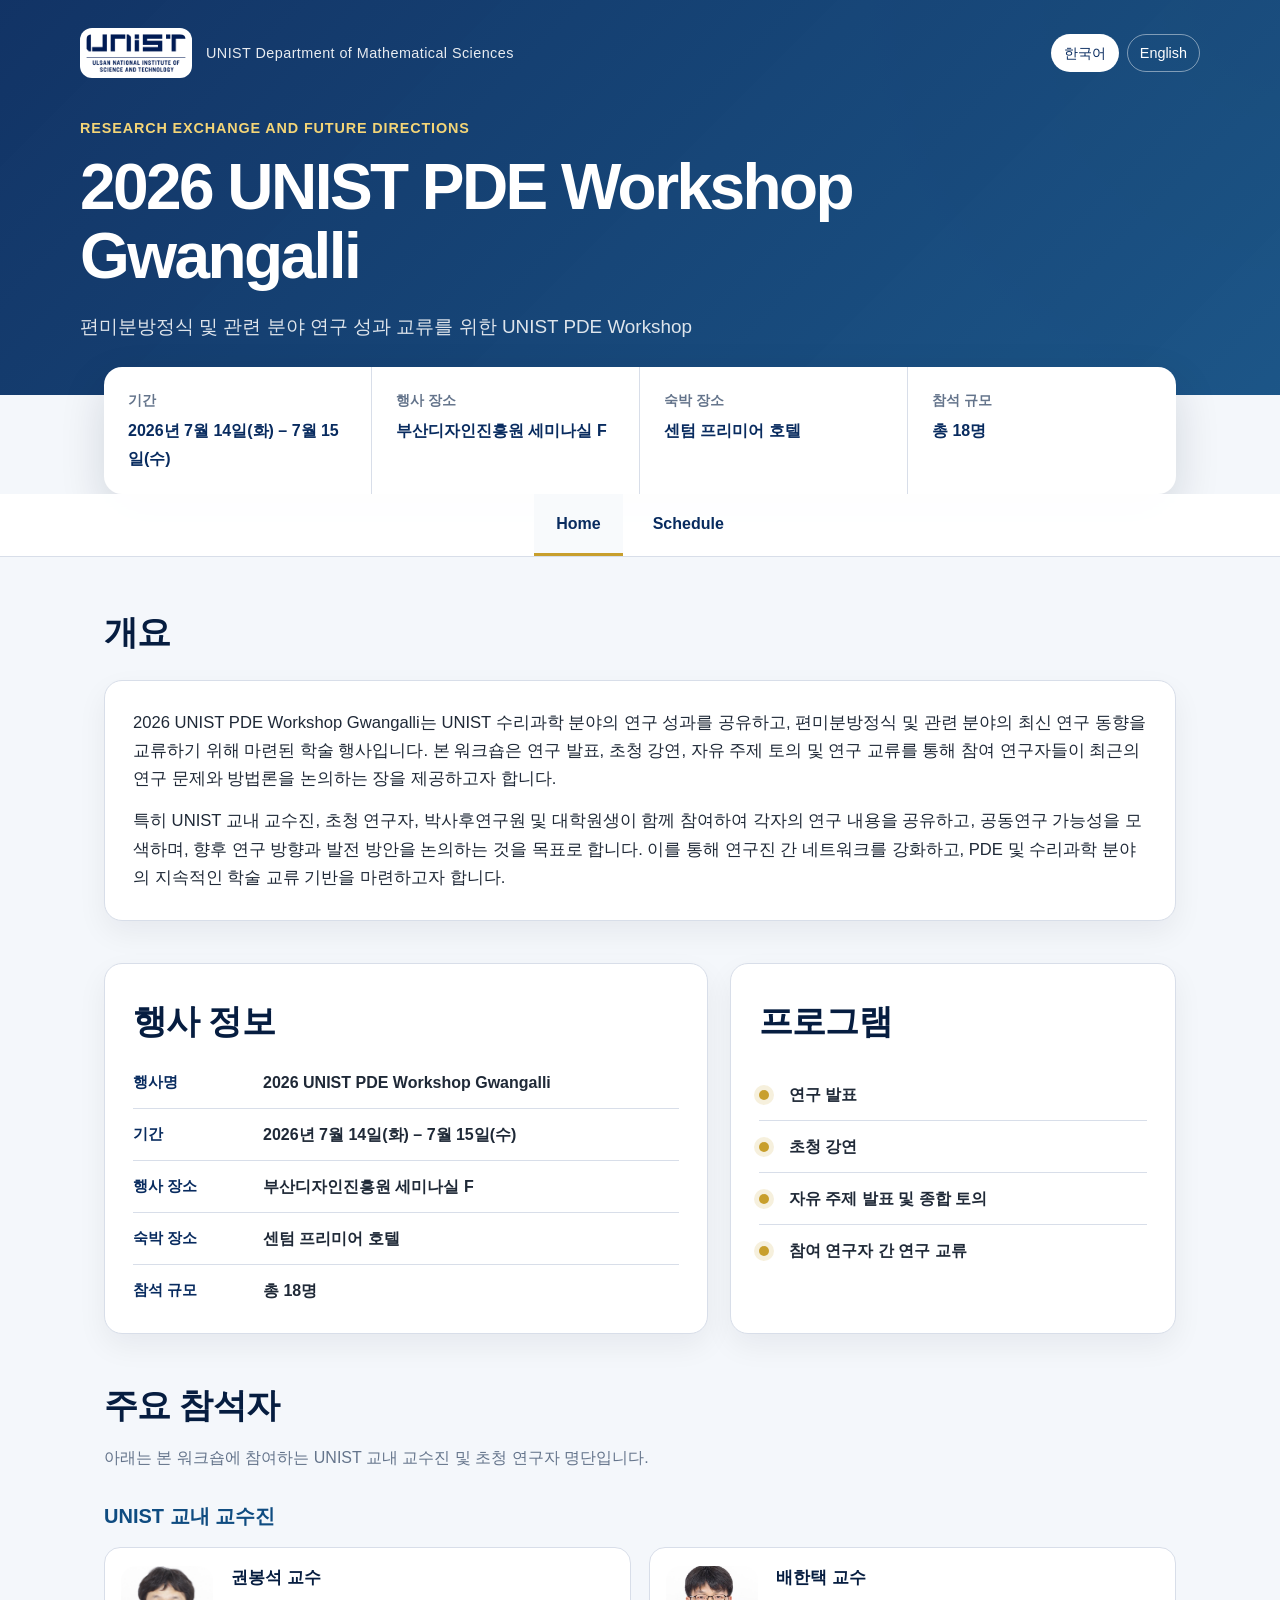
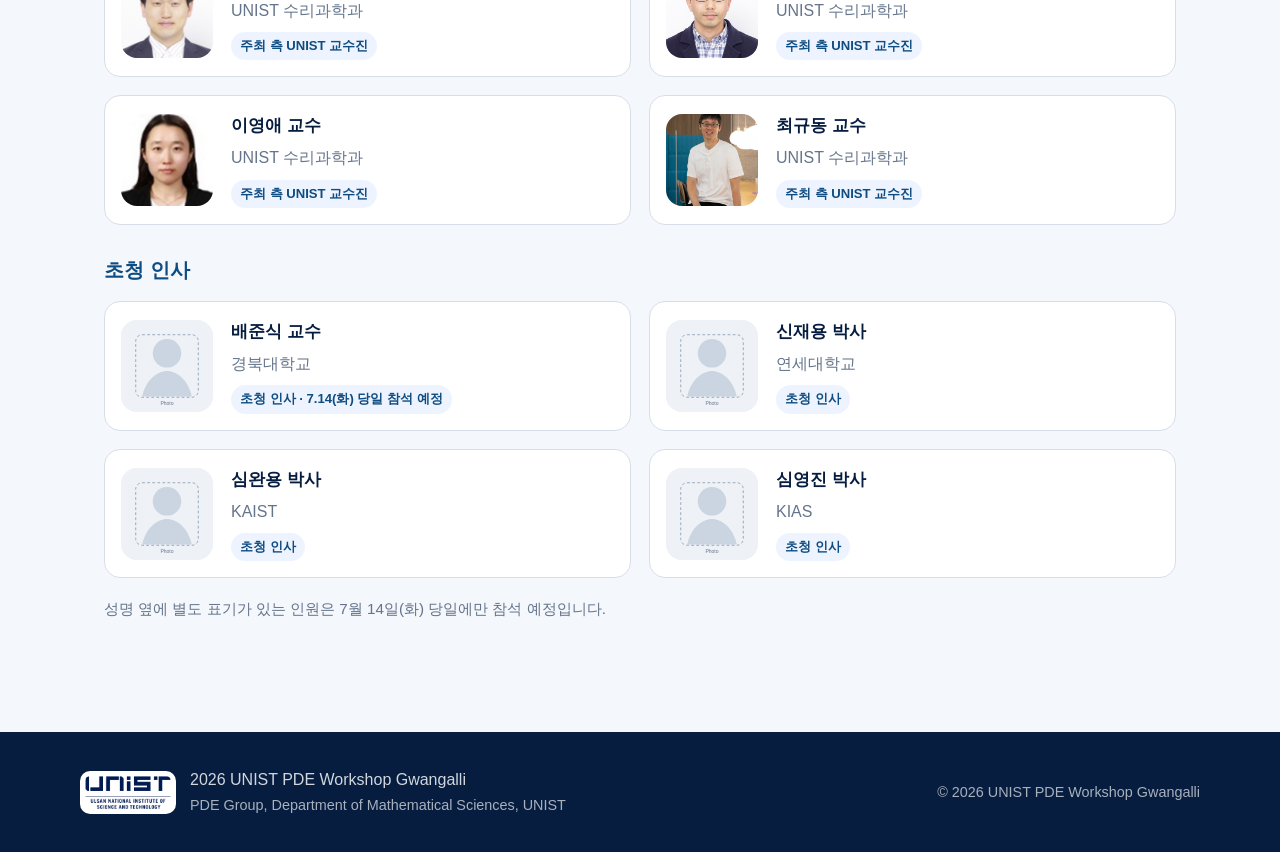
<file: index.html>
<!DOCTYPE html>
<html lang="ko">
<head>
  <meta charset="UTF-8">
  <meta name="viewport" content="width=device-width, initial-scale=1.0">
  <title>2026 UNIST PDE Workshop Gwangalli</title>
  <link rel="stylesheet" href="assets/css/style.css">
</head>
<body>
<header class="site-header">
  <div class="header-inner">
    <div class="top-line">
      <div class="logo-box">
        <img src="assets/img/UI-watermark-logo-type.png" alt="UNIST logo placeholder">
        <div class="logo-caption">UNIST Department of Mathematical Sciences</div>
      </div>
      <div class="lang-switch" aria-label="Language selection">
        <a class="active" href="index.html">한국어</a>
        <a href="en/index.html">English</a>
      </div>
    </div>
    <div class="hero">
      <p class="eyebrow">Research Exchange and Future Directions</p>
      <h1>2026 UNIST PDE Workshop Gwangalli</h1>
      <p class="subtitle">편미분방정식 및 관련 분야 연구 성과 교류를 위한 UNIST PDE Workshop</p>
    </div>
  </div>
</header>

<section class="info-strip" aria-label="Workshop overview">
  <div class="info-grid">
    <div class="info-item">
      <p class="info-label">기간</p>
      <p class="info-value">2026년 7월 14일(화) – 7월 15일(수)</p>
    </div>
    <div class="info-item">
      <p class="info-label">행사 장소</p>
      <p class="info-value">부산디자인진흥원 세미나실 F</p>
    </div>
    <div class="info-item">
      <p class="info-label">숙박 장소</p>
      <p class="info-value">센텀 프리미어 호텔</p>
    </div>
    <div class="info-item">
      <p class="info-label">참석 규모</p>
      <p class="info-value">총 18명</p>
    </div>
  </div>
</section>

<nav class="site-nav" aria-label="Main navigation">
  <div class="nav-inner">
    <a class="active" href="index.html">Home</a>
    <a href="schedule.html">Schedule</a>
  </div>
</nav>

<main>
  <section class="section">
    <h2>개요</h2>
    <div class="card">
      <p class="abstract-text">
        2026 UNIST PDE Workshop Gwangalli는 UNIST 수리과학 분야의 연구 성과를 공유하고,
        편미분방정식 및 관련 분야의 최신 연구 동향을 교류하기 위해 마련된 학술 행사입니다.
        본 워크숍은 연구 발표, 초청 강연, 자유 주제 토의 및 연구 교류를 통해 참여 연구자들이
        최근의 연구 문제와 방법론을 논의하는 장을 제공하고자 합니다.
      </p>
      <p class="abstract-text">
        특히 UNIST 교내 교수진, 초청 연구자, 박사후연구원 및 대학원생이 함께 참여하여
        각자의 연구 내용을 공유하고, 공동연구 가능성을 모색하며, 향후 연구 방향과 발전 방안을
        논의하는 것을 목표로 합니다. 이를 통해 연구진 간 네트워크를 강화하고,
        PDE 및 수리과학 분야의 지속적인 학술 교류 기반을 마련하고자 합니다.
      </p>
    </div>
  </section>

  <section class="section two-column-section" aria-label="Event information and program">
    <article class="card">
      <h2>행사 정보</h2>
      <dl class="detail-list">
        <div>
          <dt>행사명</dt>
          <dd>2026 UNIST PDE Workshop Gwangalli</dd>
        </div>
        <div>
          <dt>기간</dt>
          <dd>2026년 7월 14일(화) – 7월 15일(수)</dd>
        </div>
        <div>
          <dt>행사 장소</dt>
          <dd>부산디자인진흥원 세미나실 F</dd>
        </div>
        <div>
          <dt>숙박 장소</dt>
          <dd>센텀 프리미어 호텔</dd>
        </div>
        <div>
          <dt>참석 규모</dt>
          <dd>총 18명</dd>
        </div>
      </dl>
    </article>

    <article class="card">
      <h2>프로그램</h2>
      <ul class="program-list">
        <li>연구 발표</li>
        <li>초청 강연</li>
        <li>자유 주제 발표 및 종합 토의</li>
        <li>참여 연구자 간 연구 교류</li>
      </ul>
    </article>
  </section>

  <section class="section">
    <h2>주요 참석자</h2>
    <p class="section-title-note">아래는 본 워크숍에 참여하는 UNIST 교내 교수진 및 초청 연구자 명단입니다.</p>

    <div class="participant-group">
      <h3>UNIST 교내 교수진</h3>
      <div class="people-grid">
        <article class="person-card">
          <img src="assets/img/kwonbongsuk-placeholder.png" alt="권봉석 교수 photo placeholder">
          <div>
            <p class="person-name">권봉석 교수</p>
            <p class="person-affiliation">UNIST 수리과학과</p>
            <p class="person-role">주최 측 UNIST 교수진</p>
          </div>
        </article>
        <article class="person-card">
          <img src="assets/img/baehantaek-placeholder.png" alt="배한택 교수 photo placeholder">
          <div>
            <p class="person-name">배한택 교수</p>
            <p class="person-affiliation">UNIST 수리과학과</p>
            <p class="person-role">주최 측 UNIST 교수진</p>
          </div>
        </article>
        <article class="person-card">
          <img src="assets/img/youngaelee-placeholder.png" alt="이영애 교수 photo placeholder">
          <div>
            <p class="person-name">이영애 교수</p>
            <p class="person-affiliation">UNIST 수리과학과</p>
            <p class="person-role">주최 측 UNIST 교수진</p>
          </div>
        </article>
        <article class="person-card">
          <img src="assets/img/choikyudong-placeholder.png" alt="최규동 교수 photo placeholder">
          <div>
            <p class="person-name">최규동 교수</p>
            <p class="person-affiliation">UNIST 수리과학과</p>
            <p class="person-role">주최 측 UNIST 교수진</p>
          </div>
        </article>
      </div>
    </div>

    <div class="participant-group">
      <h3>초청 인사</h3>
      <div class="people-grid">
        <article class="person-card">
          <img src="assets/img/person-placeholder.svg" alt="배준식 교수 photo placeholder">
          <div>
            <p class="person-name">배준식 교수</p>
            <p class="person-affiliation">경북대학교</p>
            <p class="person-role">초청 인사 · 7.14(화) 당일 참석 예정</p>
          </div>
        </article>
        <article class="person-card">
          <img src="assets/img/person-placeholder.svg" alt="신재용 박사 photo placeholder">
          <div>
            <p class="person-name">신재용 박사</p>
            <p class="person-affiliation">연세대학교</p>
            <p class="person-role">초청 인사</p>
          </div>
        </article>
        <article class="person-card">
          <img src="assets/img/person-placeholder.svg" alt="심완용 박사 photo placeholder">
          <div>
            <p class="person-name">심완용 박사</p>
            <p class="person-affiliation">KAIST</p>
            <p class="person-role">초청 인사</p>
          </div>
        </article>
        <article class="person-card">
          <img src="assets/img/person-placeholder.svg" alt="심영진 박사 photo placeholder">
          <div>
            <p class="person-name">심영진 박사</p>
            <p class="person-affiliation">KIAS</p>
            <p class="person-role">초청 인사</p>
          </div>
        </article>
      </div>
      <p class="note">성명 옆에 별도 표기가 있는 인원은 7월 14일(화) 당일에만 참석 예정입니다.</p>
    </div>
  </section>
</main>

<footer class="site-footer">
  <div class="footer-inner">
    <div class="footer-logo">
      <img src="assets/img/UI-watermark-logo-type.png" alt="UNIST logo placeholder">
      <div>
        <p>2026 UNIST PDE Workshop Gwangalli</p>
        <p class="small">PDE Group, Department of Mathematical Sciences, UNIST</p>
      </div>
    </div>
    <p class="small">© 2026 UNIST PDE Workshop Gwangalli</p>
  </div>
</footer>
</body>
</html>
</file>
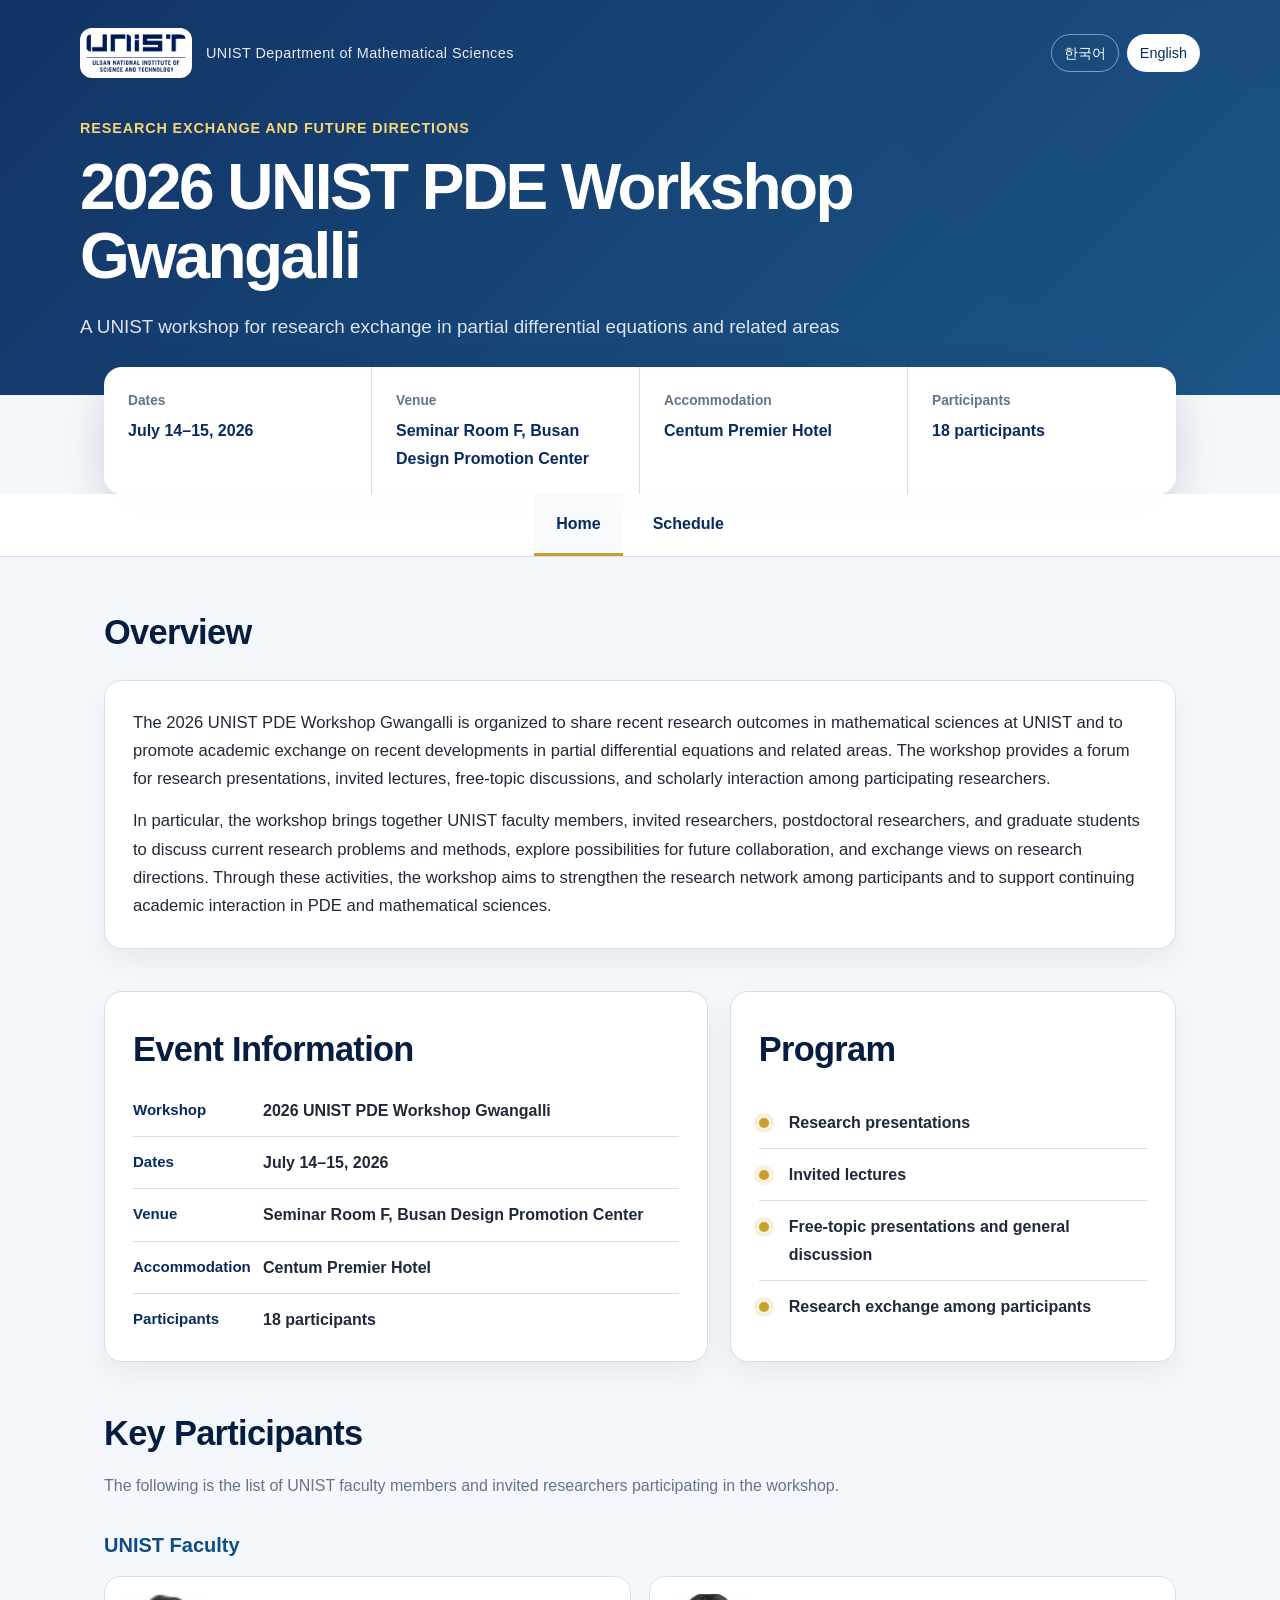
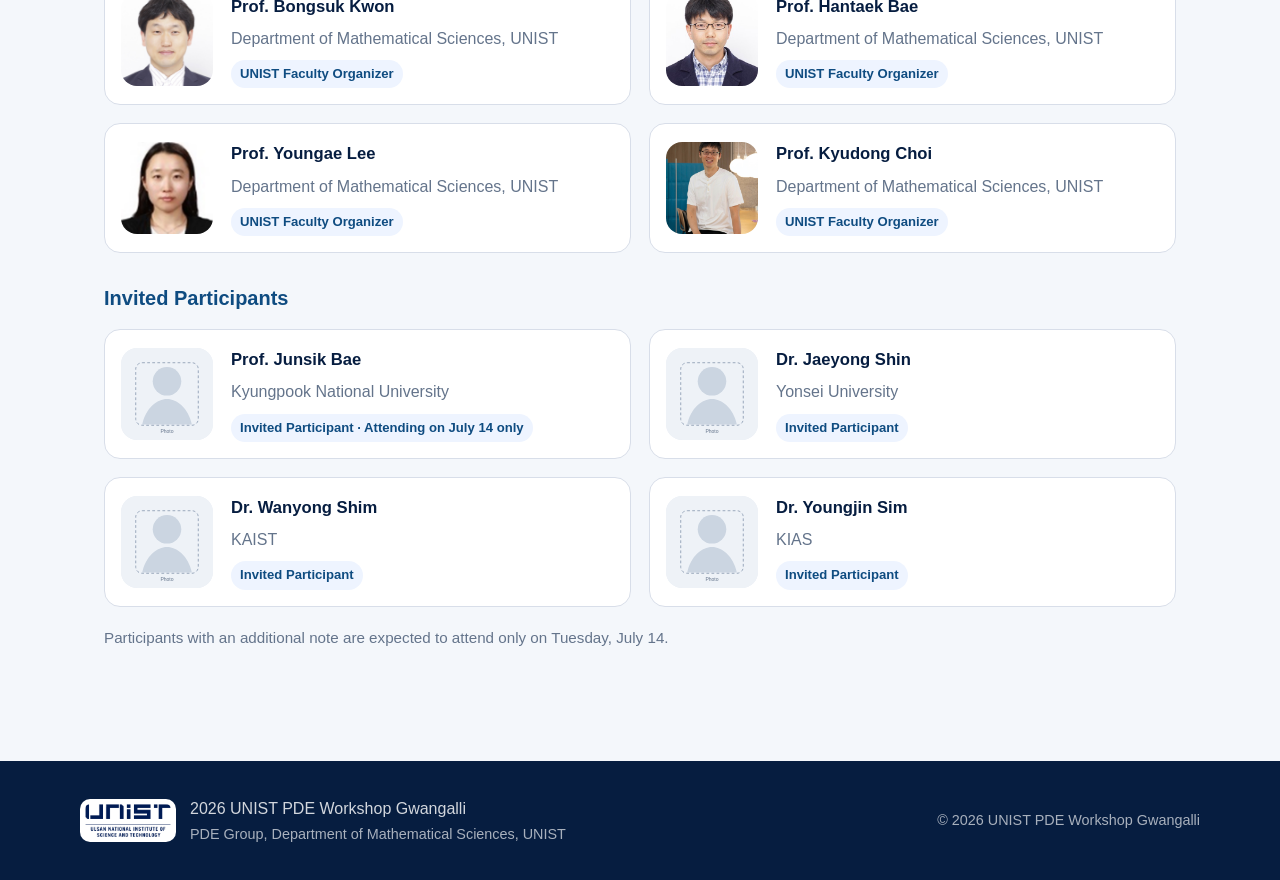
<file: en/index.html>
<!DOCTYPE html>
<html lang="en">
<head>
  <meta charset="UTF-8">
  <meta name="viewport" content="width=device-width, initial-scale=1.0">
  <title>2026 UNIST PDE Workshop Gwangalli</title>
  <link rel="stylesheet" href="../assets/css/style.css">
</head>
<body>
<header class="site-header">
  <div class="header-inner">
    <div class="top-line">
      <div class="logo-box">
        <img src="../assets/img/UI-watermark-logo-type.png" alt="UNIST logo placeholder">
        <div class="logo-caption">UNIST Department of Mathematical Sciences</div>
      </div>
      <div class="lang-switch" aria-label="Language selection">
        <a href="../index.html">한국어</a>
        <a class="active" href="index.html">English</a>
      </div>
    </div>
    <div class="hero">
      <p class="eyebrow">Research Exchange and Future Directions</p>
      <h1>2026 UNIST PDE Workshop Gwangalli</h1>
      <p class="subtitle">A UNIST workshop for research exchange in partial differential equations and related areas</p>
    </div>
  </div>
</header>

<section class="info-strip" aria-label="Workshop overview">
  <div class="info-grid">
    <div class="info-item">
      <p class="info-label">Dates</p>
      <p class="info-value">July 14–15, 2026</p>
    </div>
    <div class="info-item">
      <p class="info-label">Venue</p>
      <p class="info-value">Seminar Room F, Busan Design Promotion Center</p>
    </div>
    <div class="info-item">
      <p class="info-label">Accommodation</p>
      <p class="info-value">Centum Premier Hotel</p>
    </div>
    <div class="info-item">
      <p class="info-label">Participants</p>
      <p class="info-value">18 participants</p>
    </div>
  </div>
</section>

<nav class="site-nav" aria-label="Main navigation">
  <div class="nav-inner">
    <a class="active" href="index.html">Home</a>
    <a href="schedule.html">Schedule</a>
  </div>
</nav>

<main>
  <section class="section">
    <h2>Overview</h2>
    <div class="card">
      <p class="abstract-text">
        The 2026 UNIST PDE Workshop Gwangalli is organized to share recent research outcomes
        in mathematical sciences at UNIST and to promote academic exchange on recent developments
        in partial differential equations and related areas. The workshop provides a forum for
        research presentations, invited lectures, free-topic discussions, and scholarly interaction
        among participating researchers.
      </p>
      <p class="abstract-text">
        In particular, the workshop brings together UNIST faculty members, invited researchers,
        postdoctoral researchers, and graduate students to discuss current research problems and methods,
        explore possibilities for future collaboration, and exchange views on research directions.
        Through these activities, the workshop aims to strengthen the research network among participants
        and to support continuing academic interaction in PDE and mathematical sciences.
      </p>
    </div>
  </section>

  <section class="section two-column-section" aria-label="Event information and program">
    <article class="card">
      <h2>Event Information</h2>
      <dl class="detail-list">
        <div>
          <dt>Workshop</dt>
          <dd>2026 UNIST PDE Workshop Gwangalli</dd>
        </div>
        <div>
          <dt>Dates</dt>
          <dd>July 14–15, 2026</dd>
        </div>
        <div>
          <dt>Venue</dt>
          <dd>Seminar Room F, Busan Design Promotion Center</dd>
        </div>
        <div>
          <dt>Accommodation</dt>
          <dd>Centum Premier Hotel</dd>
        </div>
        <div>
          <dt>Participants</dt>
          <dd>18 participants</dd>
        </div>
      </dl>
    </article>

    <article class="card">
      <h2>Program</h2>
      <ul class="program-list">
        <li>Research presentations</li>
        <li>Invited lectures</li>
        <li>Free-topic presentations and general discussion</li>
        <li>Research exchange among participants</li>
      </ul>
    </article>
  </section>

  <section class="section">
    <h2>Key Participants</h2>
    <p class="section-title-note">The following is the list of UNIST faculty members and invited researchers participating in the workshop.</p>

    <div class="participant-group">
      <h3>UNIST Faculty</h3>
      <div class="people-grid">
        <article class="person-card">
          <img src="../assets/img/kwonbongsuk-placeholder.png" alt="Prof. Bongseok Kwon photo placeholder">
          <div>
            <p class="person-name">Prof. Bongsuk Kwon</p>
            <p class="person-affiliation">Department of Mathematical Sciences, UNIST</p>
            <p class="person-role">UNIST Faculty Organizer</p>
          </div>
        </article>
        <article class="person-card">
          <img src="../assets/img/baehantaek-placeholder.png" alt="Prof. Hantaek Bae photo placeholder">
          <div>
            <p class="person-name">Prof. Hantaek Bae</p>
            <p class="person-affiliation">Department of Mathematical Sciences, UNIST</p>
            <p class="person-role">UNIST Faculty Organizer</p>
          </div>
        </article>
        <article class="person-card">
          <img src="../assets/img/youngaelee-placeholder.png" alt="Prof. Youngae Lee photo placeholder">
          <div>
            <p class="person-name">Prof. Youngae Lee</p>
            <p class="person-affiliation">Department of Mathematical Sciences, UNIST</p>
            <p class="person-role">UNIST Faculty Organizer</p>
          </div>
        </article>
        <article class="person-card">
          <img src="../assets/img/choikyudong-placeholder.png" alt="Prof. Kyudong Choi photo placeholder">
          <div>
            <p class="person-name">Prof. Kyudong Choi</p>
            <p class="person-affiliation">Department of Mathematical Sciences, UNIST</p>
            <p class="person-role">UNIST Faculty Organizer</p>
          </div>
        </article>
      </div>
    </div>

    <div class="participant-group">
      <h3>Invited Participants</h3>
      <div class="people-grid">
        <article class="person-card">
          <img src="../assets/img/person-placeholder.svg" alt="Prof. Jun-Sik Bae photo placeholder">
          <div>
            <p class="person-name">Prof. Junsik Bae</p>
            <p class="person-affiliation">Kyungpook National University</p>
            <p class="person-role">Invited Participant · Attending on July 14 only</p>
          </div>
        </article>
        <article class="person-card">
          <img src="../assets/img/person-placeholder.svg" alt="Dr. Jaeyong Shin photo placeholder">
          <div>
            <p class="person-name">Dr. Jaeyong Shin</p>
            <p class="person-affiliation">Yonsei University</p>
            <p class="person-role">Invited Participant</p>
          </div>
        </article>
        <article class="person-card">
          <img src="../assets/img/person-placeholder.svg" alt="Dr. Wanyong Shim photo placeholder">
          <div>
            <p class="person-name">Dr. Wanyong Shim</p>
            <p class="person-affiliation">KAIST</p>
            <p class="person-role">Invited Participant</p>
          </div>
        </article>
        <article class="person-card">
          <img src="../assets/img/person-placeholder.svg" alt="Dr. Youngjin Sim photo placeholder">
          <div>
            <p class="person-name">Dr. Youngjin Sim</p>
            <p class="person-affiliation">KIAS</p>
            <p class="person-role">Invited Participant</p>
          </div>
        </article>
      </div>
      <p class="note">Participants with an additional note are expected to attend only on Tuesday, July 14.</p>
    </div>
  </section>
</main>

<footer class="site-footer">
  <div class="footer-inner">
    <div class="footer-logo">
      <img src="../assets/img/UI-watermark-logo-type.png" alt="UNIST logo placeholder">
      <div>
        <p>2026 UNIST PDE Workshop Gwangalli</p>
        <p class="small">PDE Group, Department of Mathematical Sciences, UNIST</p>
      </div>
    </div>
    <p class="small">© 2026 UNIST PDE Workshop Gwangalli</p>
  </div>
</footer>
</body>
</html>
</file>
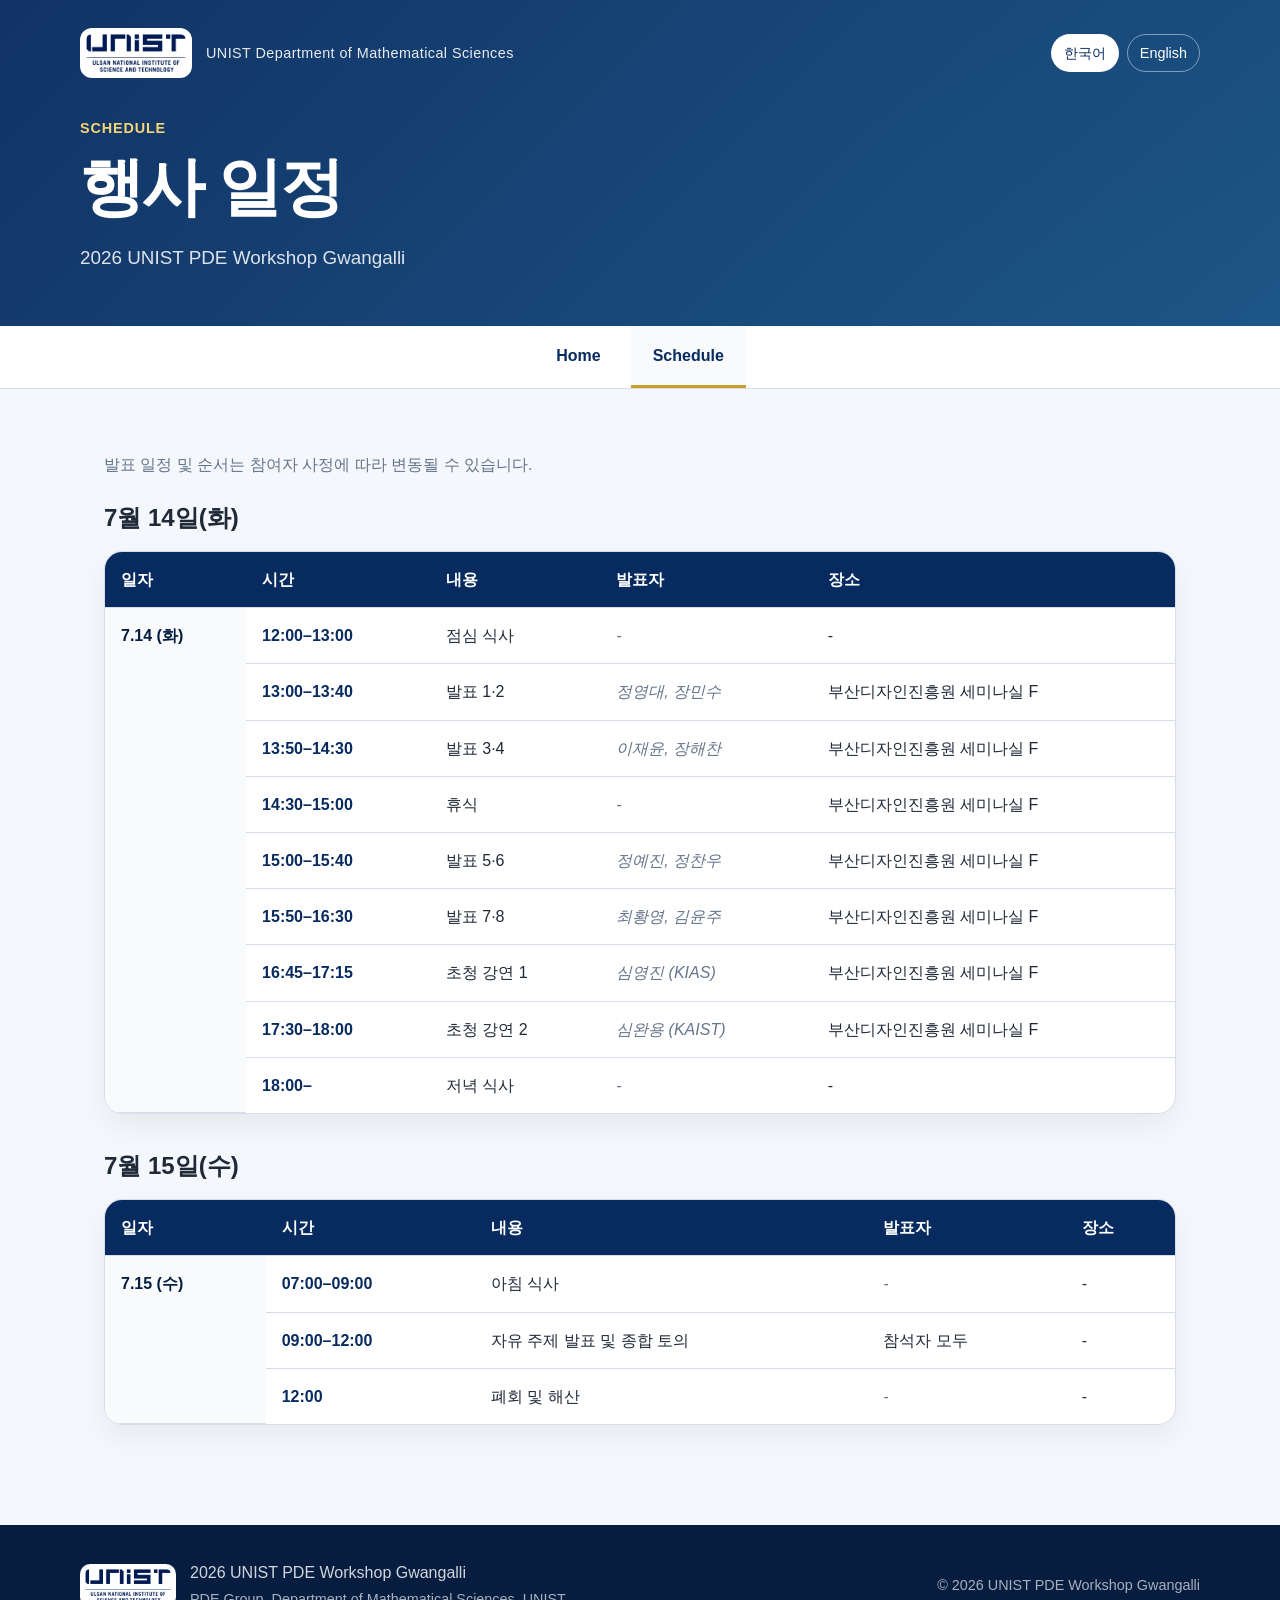
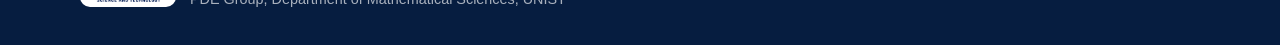
<file: schedule.html>
<!DOCTYPE html>
<html lang="ko">
<head><meta charset="UTF-8"><meta name="viewport" content="width=device-width, initial-scale=1.0"><title>Schedule | 2026 UNIST PDE Workshop Gwangalli</title><link rel="stylesheet" href="assets/css/style.css"></head>
<body>
<header class="site-header"><div class="header-inner"><div class="top-line"><div class="logo-box"><img src="assets/img/UI-watermark-logo-type.png" alt="UNIST logo placeholder"><div class="logo-caption">UNIST Department of Mathematical Sciences</div></div><div class="lang-switch" aria-label="Language selection"><a class="active" href="schedule.html">한국어</a><a href="en/schedule.html">English</a></div></div><div class="hero"><p class="eyebrow">Schedule</p><h1>행사 일정</h1><p class="subtitle">2026 UNIST PDE Workshop Gwangalli</p></div></div></header>
<nav class="site-nav" aria-label="Main navigation"><div class="nav-inner"><a href="index.html">Home</a><a class="active" href="schedule.html">Schedule</a></div></nav>
<main><p class="schedule-note">발표 일정 및 순서는 참여자 사정에 따라 변동될 수 있습니다.</p>
<section class="schedule-day"><h2>7월 14일(화)</h2><div class="table-wrap"><table class="schedule-table"><thead><tr><th>일자</th><th>시간</th><th>내용</th><th>발표자</th><th>장소</th></tr></thead><tbody><tr><td class="date" rowspan="9">7.14 (화)</td><td class="time">12:00–13:00</td><td>점심 식사</td><td class="placeholder-text">-</td><td>-</td></tr><tr><td class="time">13:00–13:40</td><td>발표 1·2</td><td class="placeholder-text">정영대, 장민수</td><td>부산디자인진흥원 세미나실 F</td></tr><tr><td class="time">13:50–14:30</td><td>발표 3·4</td><td class="placeholder-text">이재윤, 장해찬</td><td>부산디자인진흥원 세미나실 F</td></tr><tr><td class="time">14:30–15:00</td><td>휴식</td><td class="placeholder-text">-</td><td>부산디자인진흥원 세미나실 F</td></tr><tr><td class="time">15:00–15:40</td><td>발표 5·6</td><td class="placeholder-text">정예진, 정찬우</td><td>부산디자인진흥원 세미나실 F</td></tr><tr><td class="time">15:50–16:30</td><td>발표 7·8</td><td class="placeholder-text">최황영, 김윤주</td><td>부산디자인진흥원 세미나실 F</td></tr><tr><td class="time">16:45–17:15</td><td>초청 강연 1</td><td class="placeholder-text">심영진 (KIAS)</td><td>부산디자인진흥원 세미나실 F</td></tr><tr><td class="time">17:30–18:00</td><td>초청 강연 2</td><td class="placeholder-text">심완용 (KAIST)</td><td>부산디자인진흥원 세미나실 F</td></tr><tr><td class="time">18:00–</td><td>저녁 식사</td><td class="placeholder-text">-</td><td>-</td></tr></tbody></table></div></section>
<section class="schedule-day"><h2>7월 15일(수)</h2><div class="table-wrap"><table class="schedule-table"><thead><tr><th>일자</th><th>시간</th><th>내용</th><th>발표자</th><th>장소</th></tr></thead><tbody><tr><td class="date" rowspan="3">7.15 (수)</td><td class="time">07:00–09:00</td><td>아침 식사</td><td class="placeholder-text">-</td><td>-</td></tr><tr><td class="time">09:00–12:00</td><td>자유 주제 발표 및 종합 토의</td><td class="">참석자 모두</td><td>-</td></tr><tr><td class="time">12:00</td><td>폐회 및 해산</td><td class="placeholder-text">-</td><td>-</td></tr></tbody></table></div></section>
</main>
<footer class="site-footer"><div class="footer-inner"><div class="footer-logo"><img src="assets/img/UI-watermark-logo-type.png" alt="UNIST logo placeholder"><div><p>2026 UNIST PDE Workshop Gwangalli</p><p class="small">PDE Group, Department of Mathematical Sciences, UNIST</p></div></div><p class="small">© 2026 UNIST PDE Workshop Gwangalli</p></div></footer>
</body></html>
</file>
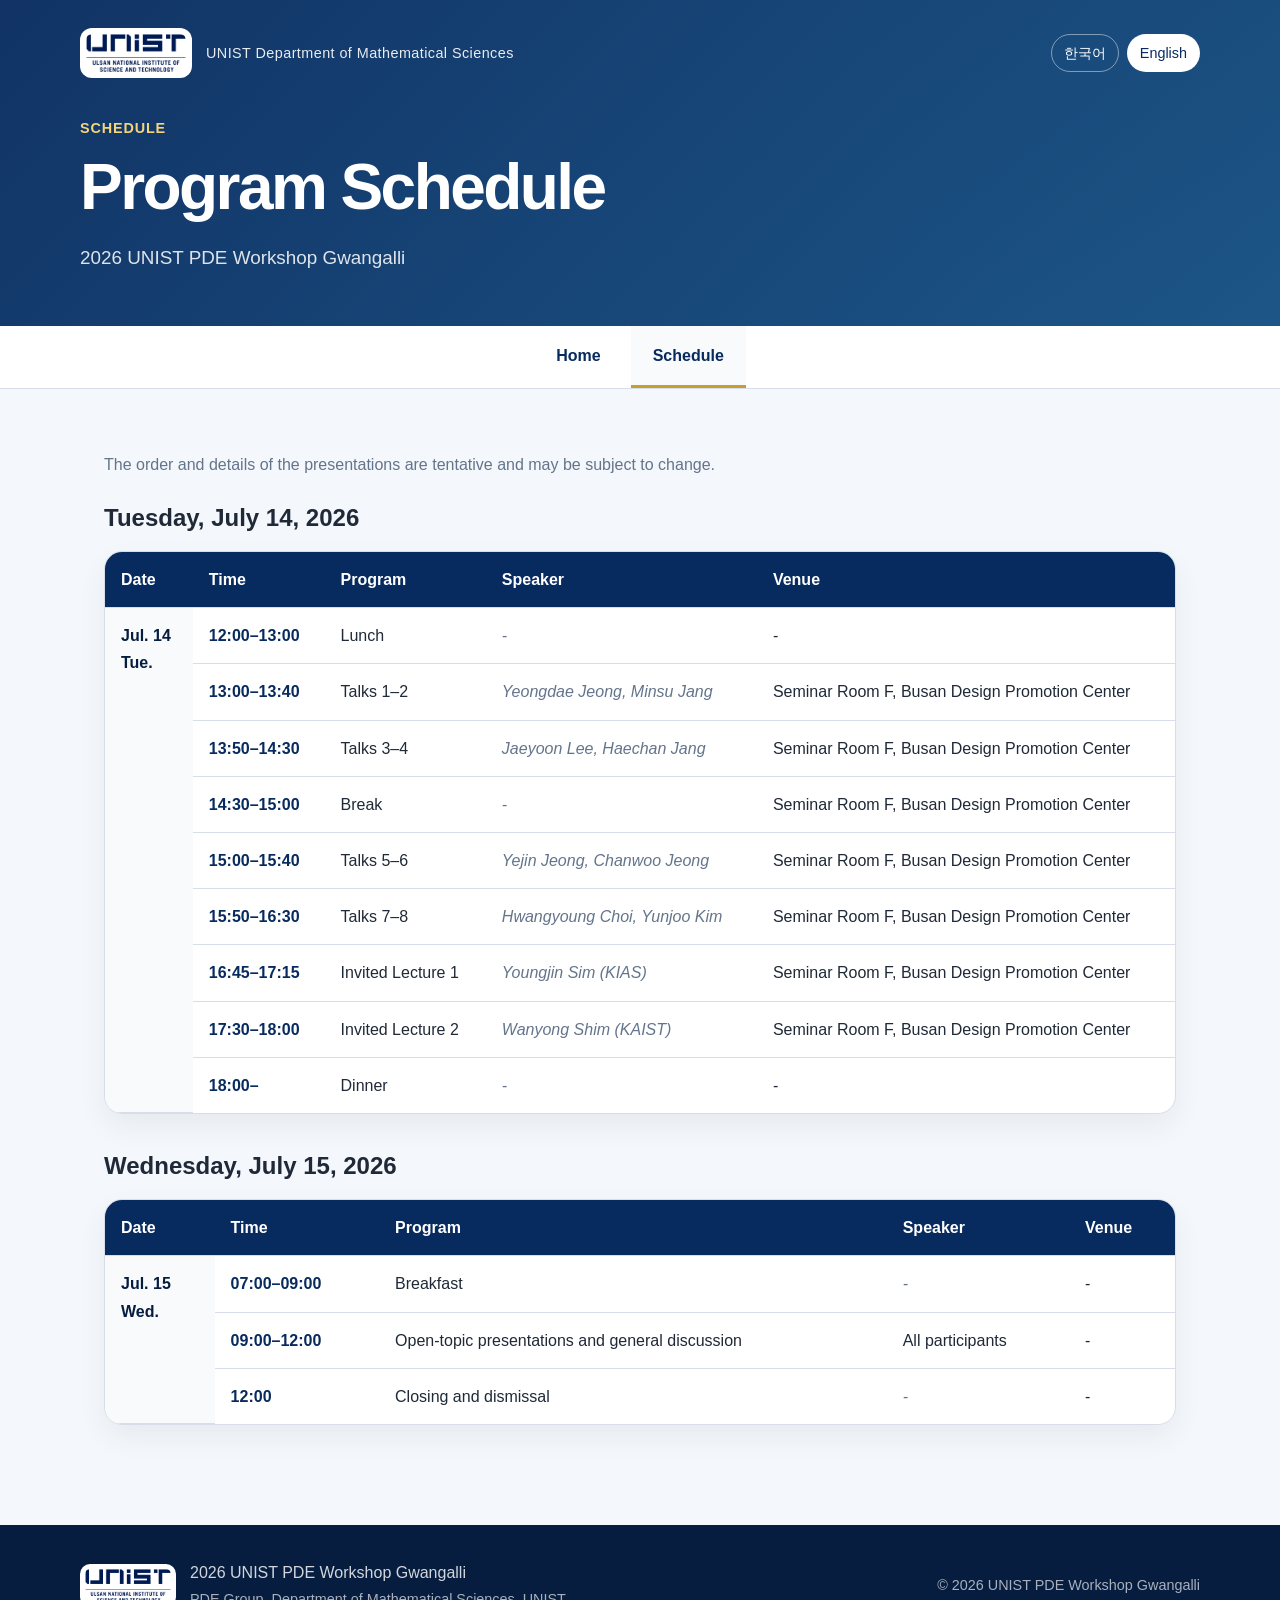
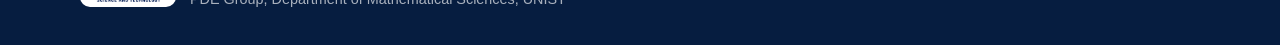
<file: en/schedule.html>
<!DOCTYPE html>
<html lang="en">
<head><meta charset="UTF-8"><meta name="viewport" content="width=device-width, initial-scale=1.0"><title>Schedule | 2026 UNIST PDE Workshop Gwangalli</title><link rel="stylesheet" href="../assets/css/style.css"></head>
<body>
<header class="site-header"><div class="header-inner"><div class="top-line"><div class="logo-box"><img src="../assets/img/UI-watermark-logo-type.png" alt="UNIST logo placeholder"><div class="logo-caption">UNIST Department of Mathematical Sciences</div></div><div class="lang-switch" aria-label="Language selection"><a href="../schedule.html">한국어</a><a class="active" href="schedule.html">English</a></div></div><div class="hero"><p class="eyebrow">Schedule</p><h1>Program Schedule</h1><p class="subtitle">2026 UNIST PDE Workshop Gwangalli</p></div></div></header>
<nav class="site-nav" aria-label="Main navigation"><div class="nav-inner"><a href="index.html">Home</a><a class="active" href="schedule.html">Schedule</a></div></nav>
<main><p class="schedule-note">The order and details of the presentations are tentative and may be subject to change.</p>
<section class="schedule-day"><h2>Tuesday, July 14, 2026</h2><div class="table-wrap"><table class="schedule-table"><thead><tr><th>Date</th><th>Time</th><th>Program</th><th>Speaker</th><th>Venue</th></tr></thead><tbody><tr><td class="date" rowspan="9">Jul. 14<br>Tue.</td><td class="time">12:00–13:00</td><td>Lunch</td><td class="placeholder-text">-</td><td>-</td></tr><tr><td class="time">13:00–13:40</td><td>Talks 1–2</td><td class="placeholder-text">Yeongdae Jeong, Minsu Jang</td><td>Seminar Room F, Busan Design Promotion Center</td></tr><tr><td class="time">13:50–14:30</td><td>Talks 3–4</td><td class="placeholder-text">Jaeyoon Lee, Haechan Jang</td><td>Seminar Room F, Busan Design Promotion Center</td></tr><tr><td class="time">14:30–15:00</td><td>Break</td><td class="placeholder-text">-</td><td>Seminar Room F, Busan Design Promotion Center</td></tr><tr><td class="time">15:00–15:40</td><td>Talks 5–6</td><td class="placeholder-text">Yejin Jeong, Chanwoo Jeong</td><td>Seminar Room F, Busan Design Promotion Center</td></tr><tr><td class="time">15:50–16:30</td><td>Talks 7–8</td><td class="placeholder-text">Hwangyoung Choi, Yunjoo Kim</td><td>Seminar Room F, Busan Design Promotion Center</td></tr><tr><td class="time">16:45–17:15</td><td>Invited Lecture 1</td><td class="placeholder-text">Youngjin Sim (KIAS)</td><td>Seminar Room F, Busan Design Promotion Center</td></tr><tr><td class="time">17:30–18:00</td><td>Invited Lecture 2</td><td class="placeholder-text">Wanyong Shim (KAIST)</td><td>Seminar Room F, Busan Design Promotion Center</td></tr><tr><td class="time">18:00–</td><td>Dinner</td><td class="placeholder-text">-</td><td>-</td></tr></tbody></table></div></section>
<section class="schedule-day"><h2>Wednesday, July 15, 2026</h2><div class="table-wrap"><table class="schedule-table"><thead><tr><th>Date</th><th>Time</th><th>Program</th><th>Speaker</th><th>Venue</th></tr></thead><tbody><tr><td class="date" rowspan="3">Jul. 15<br>Wed.</td><td class="time">07:00–09:00</td><td>Breakfast</td><td class="placeholder-text">-</td><td>-</td></tr><tr><td class="time">09:00–12:00</td><td>Open-topic presentations and general discussion</td><td class="">All participants</td><td>-</td></tr><tr><td class="time">12:00</td><td>Closing and dismissal</td><td class="placeholder-text">-</td><td>-</td></tr></tbody></table></div></section>
</main>
<footer class="site-footer"><div class="footer-inner"><div class="footer-logo"><img src="../assets/img/UI-watermark-logo-type.png" alt="UNIST logo placeholder"><div><p>2026 UNIST PDE Workshop Gwangalli</p><p class="small">PDE Group, Department of Mathematical Sciences, UNIST</p></div></div><p class="small">© 2026 UNIST PDE Workshop Gwangalli</p></div></footer>
</body></html>
</file>
<file: assets/css/style.css>
:root{--navy:#082b5f;--navy-dark:#061d40;--blue:#0f4c81;--gold:#c89f2d;--ink:#1f2937;--muted:#64748b;--line:#d8dee9;--bg:#f4f7fb;--card:#fff;--soft:#eef4ff}
*{box-sizing:border-box}html{scroll-behavior:smooth}body{margin:0;font-family:"Noto Sans KR","Apple SD Gothic Neo","Malgun Gothic","Segoe UI",Arial,sans-serif;color:var(--ink);background:var(--bg);line-height:1.7}a{color:inherit}
.site-header{background:linear-gradient(135deg,rgba(8,43,95,.96),rgba(15,76,129,.94)),radial-gradient(circle at top right,rgba(200,159,45,.28),transparent 32%);color:#fff;padding:28px 24px 52px}.header-inner{max-width:1120px;margin:0 auto}.top-line{display:flex;align-items:center;justify-content:space-between;gap:18px;margin-bottom:38px}.logo-box{display:flex;align-items:center;gap:14px}.logo-box img{width:112px;height:auto;background:#fff;border-radius:12px;padding:6px}.logo-caption{font-size:.9rem;letter-spacing:.03em;opacity:.9}.lang-switch{display:flex;gap:8px;flex-wrap:wrap}.lang-switch a{border:1px solid rgba(255,255,255,.45);border-radius:999px;padding:6px 12px;text-decoration:none;font-size:.9rem}.lang-switch a.active,.lang-switch a:hover{background:#fff;color:var(--navy)}
.hero{max-width:860px}.eyebrow{margin:0 0 12px;color:#f4d577;font-weight:700;letter-spacing:.06em;text-transform:uppercase;font-size:.9rem}.hero h1{margin:0;font-size:clamp(2.2rem,5vw,4.6rem);line-height:1.08;letter-spacing:-.04em}.hero .subtitle{margin:20px 0 0;font-size:1.18rem;color:rgba(255,255,255,.86)}
.info-strip{max-width:1120px;margin:-28px auto 0;padding:0 24px}.info-grid{display:grid;grid-template-columns:repeat(4,minmax(0,1fr));background:var(--card);border-radius:18px;box-shadow:0 18px 45px rgba(15,23,42,.14);overflow:hidden}.info-item{padding:22px 24px;border-right:1px solid var(--line)}.info-item:last-child{border-right:0}.info-label{margin:0 0 5px;color:var(--muted);font-size:.86rem;font-weight:700}.info-value{margin:0;font-weight:700;color:var(--navy)}
.site-nav{position:sticky;top:0;z-index:20;background:rgba(255,255,255,.96);border-bottom:1px solid var(--line);backdrop-filter:blur(8px)}.nav-inner{max-width:1120px;margin:0 auto;padding:0 24px;display:flex;justify-content:center;gap:8px}.nav-inner a{display:block;padding:16px 22px;text-decoration:none;font-weight:800;color:var(--navy);border-bottom:3px solid transparent}.nav-inner a.active,.nav-inner a:hover{border-bottom-color:var(--gold);background:#f8fafc}
main{max-width:1120px;margin:0 auto;padding:46px 24px 68px}.section{margin-bottom:42px}.section h2{margin:0 0 18px;color:var(--navy-dark);font-size:clamp(1.6rem,3vw,2.15rem);letter-spacing:-.02em}.section-title-note{color:var(--muted);margin-top:-8px;margin-bottom:22px}.card{background:var(--card);border:1px solid var(--line);border-radius:18px;padding:28px;box-shadow:0 12px 30px rgba(15,23,42,.06)}.abstract-text{font-size:1.04rem;margin:0}.abstract-text+.abstract-text{margin-top:14px}

.two-column-section{display:grid;grid-template-columns:1.15fr .85fr;gap:22px;align-items:stretch}.two-column-section .card{height:100%}.detail-list{margin:0}.detail-list div{display:grid;grid-template-columns:116px 1fr;gap:14px;padding:12px 0;border-bottom:1px solid var(--line)}.detail-list div:first-child{padding-top:0}.detail-list div:last-child{border-bottom:0;padding-bottom:0}.detail-list dt{font-weight:900;color:var(--navy);font-size:.94rem}.detail-list dd{margin:0;color:var(--ink);font-weight:650}.program-list{margin:0;padding:0;list-style:none}.program-list li{position:relative;padding:12px 0 12px 30px;border-bottom:1px solid var(--line);font-weight:700}.program-list li:last-child{border-bottom:0}.program-list li::before{content:"";position:absolute;left:0;top:21px;width:10px;height:10px;border-radius:999px;background:var(--gold);box-shadow:0 0 0 5px rgba(200,159,45,.16)}

.participant-group{margin-top:28px}.participant-group h3{margin:0 0 14px;color:var(--blue);font-size:1.25rem}.people-grid{display:grid;grid-template-columns:repeat(2,minmax(0,1fr));gap:18px}.person-card{display:grid;grid-template-columns:92px 1fr;gap:18px;align-items:center;background:var(--card);border:1px solid var(--line);border-radius:16px;padding:16px}.person-card img{width:92px;height:92px;object-fit:cover;border-radius:16px;background:#eef2f7}.person-name{margin:0;font-weight:800;color:var(--navy-dark);font-size:1.04rem}.person-affiliation{margin:4px 0 0;color:var(--muted)}.person-role{margin:8px 0 0;display:inline-block;font-size:.82rem;font-weight:800;color:var(--blue);background:var(--soft);padding:3px 9px;border-radius:999px}.note{color:var(--muted);font-size:.95rem;margin-top:18px}
.schedule-note{margin-bottom:18px;color:var(--muted)}.schedule-day{margin-bottom:32px}.schedule-day h2{margin-bottom:12px}.table-wrap{overflow-x:auto;background:var(--card);border:1px solid var(--line);border-radius:18px;box-shadow:0 12px 30px rgba(15,23,42,.06)}.schedule-table{width:100%;border-collapse:collapse;min-width:760px}.schedule-table th,.schedule-table td{padding:14px 16px;border-bottom:1px solid var(--line);text-align:left;vertical-align:top}.schedule-table th{background:var(--navy);color:#fff;font-weight:800}.schedule-table tr:last-child td{border-bottom:0}.schedule-table td.time{white-space:nowrap;font-weight:800;color:var(--navy)}.schedule-table td.date{white-space:nowrap;font-weight:800;color:var(--navy-dark);background:#f8fafc}.placeholder-text{color:var(--muted);font-style:italic}
.site-footer{background:var(--navy-dark);color:rgba(255,255,255,.82);padding:34px 24px}.footer-inner{max-width:1120px;margin:0 auto;display:flex;gap:22px;align-items:center;justify-content:space-between;flex-wrap:wrap}.footer-logo{display:flex;align-items:center;gap:14px}.footer-logo img{width:96px;background:#fff;border-radius:10px;padding:5px}.footer-inner p{margin:0}.small{font-size:.9rem;color:rgba(255,255,255,.65)}
@media(max-width:820px){.info-grid{grid-template-columns:repeat(2,minmax(0,1fr))}.info-item:nth-child(2){border-right:0}.info-item:nth-child(-n+2){border-bottom:1px solid var(--line)}.two-column-section{grid-template-columns:1fr}.people-grid{grid-template-columns:1fr}.top-line{align-items:flex-start;flex-direction:column}.nav-inner{justify-content:flex-start;overflow-x:auto}}
@media(max-width:560px){.site-header{padding:22px 18px 46px}.info-strip,main{padding-left:18px;padding-right:18px}.info-grid{grid-template-columns:1fr}.info-item{border-right:0;border-bottom:1px solid var(--line)}.info-item:last-child{border-bottom:0}.detail-list div{grid-template-columns:1fr;gap:2px}.person-card{grid-template-columns:76px 1fr}.person-card img{width:76px;height:76px}}
</file>
